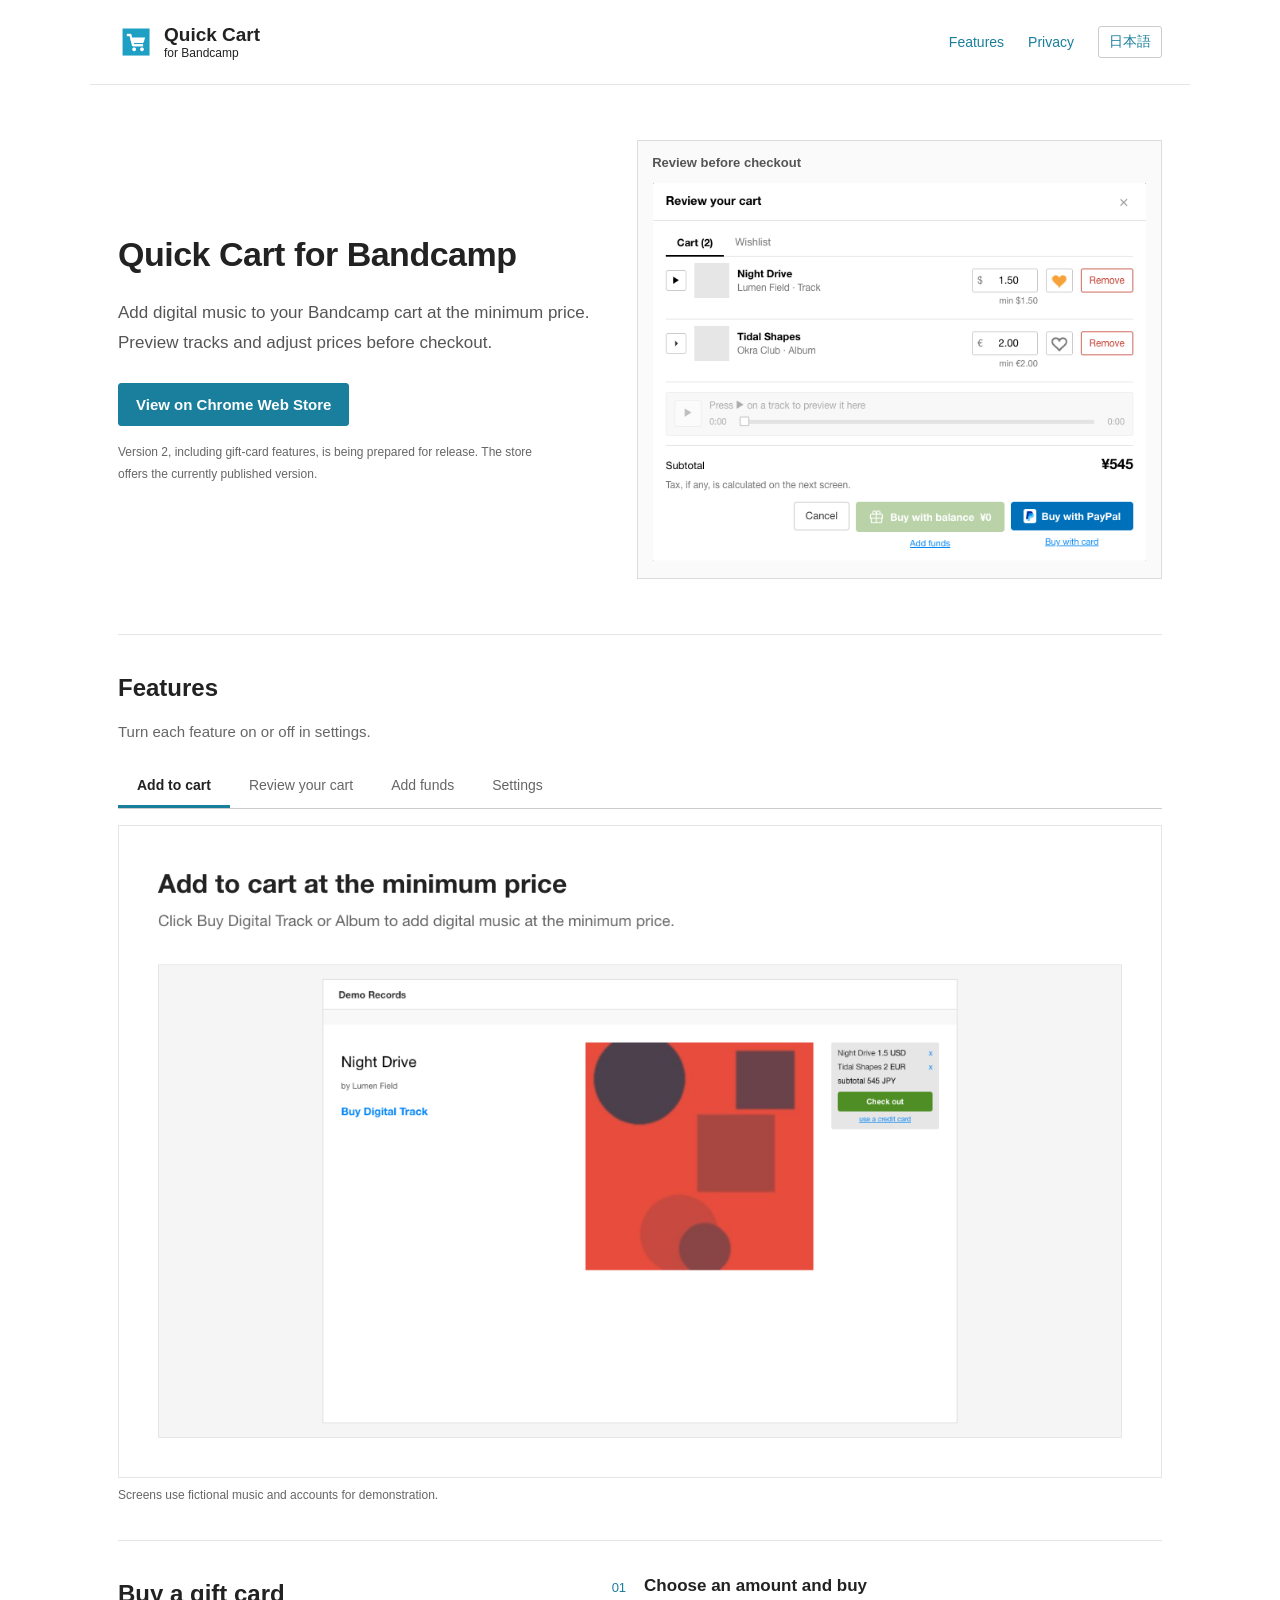
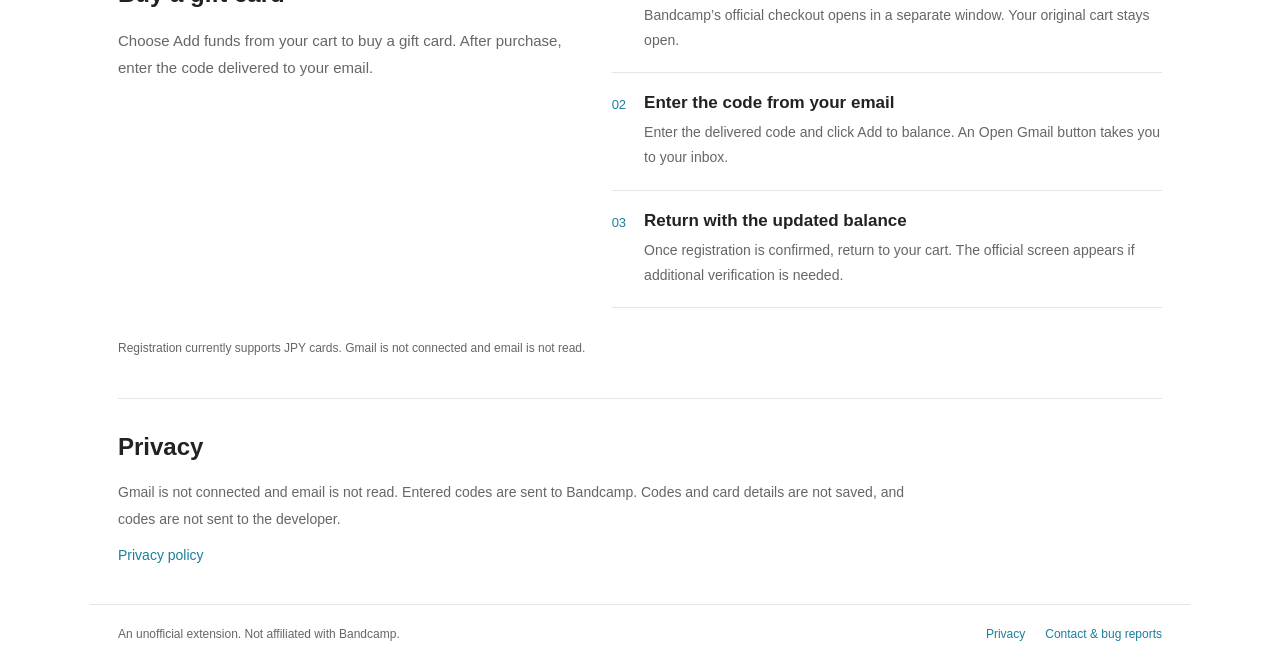
<file: index.html>
<!doctype html>
<html lang="ja"><head><meta charset="utf-8"><meta name="viewport" content="width=device-width,initial-scale=1"><meta name="description" content="Bandcampのデジタル音源を手早く購入。カートの確認・試聴・金額調整、ギフトカードのチャージをひとつの流れで。"><meta name="theme-color" content="#1a7f9c"><title>Quick Cart for Bandcamp</title><link rel="stylesheet" href="style.css"><script src="site.js" defer></script></head>
<body>
<header class="site-header"><a class="brand" href="index.html"><img src="assets/icon.png" alt="" width="36" height="36"><span>Quick Cart <small>for Bandcamp</small></span></a><nav aria-label="Navigation"><a href="#features" data-key="navFeatures">機能</a><a href="privacy.html" data-key="navPrivacy">プライバシー</a><button id="language" type="button" aria-label="Switch language">English</button></nav></header>
<main>
<section class="hero"><div class="hero-copy"><h1 data-key="hero">Quick Cart for Bandcamp</h1><p class="lead" data-key="lead">Bandcampのデジタル音源を最低金額でカートに追加。<br>購入前に試聴や金額の調整ができるChrome拡張です。</p><a class="button" href="https://chromewebstore.google.com/detail/quick-cart-for-bandcamp/okccfikojhhjdhfhepkndpcodpchmdpf" data-key="store">Chromeウェブストアで見る</a><p class="release-note" data-key="release">ギフトカード機能を含むv2は公開準備中です。ストアでは現在公開中のバージョンを入手できます。</p></div><div class="hero-visual"><div class="visual-label"><span class="dot"></span><span data-key="reviewLabel">購入前の確認</span></div><img id="hero-image" src="assets/review-ja.png" width="620" height="480" alt="購入前のカート確認画面"></div></section>
<section class="intro" id="features"><div><h2 data-key="featuresTitle">機能</h2></div><p data-key="featuresDesc">設定から各機能のオン・オフを切り替えられます。</p></section>
<section class="gallery" aria-label="Features"><div class="tabs" role="tablist" aria-label="Features"><button type="button" role="tab" aria-selected="true" data-slide="0" id="tab-0" aria-controls="feature-panel" data-key="tab0">カートに追加</button><button type="button" role="tab" aria-selected="false" data-slide="1" id="tab-1" aria-controls="feature-panel" data-key="tab1">購入前の確認</button><button type="button" role="tab" aria-selected="false" data-slide="2" id="tab-2" aria-controls="feature-panel" data-key="tab2">残高をチャージ</button><button type="button" role="tab" aria-selected="false" data-slide="3" id="tab-3" aria-controls="feature-panel" data-key="tab3">設定</button></div><div id="feature-panel" role="tabpanel" aria-labelledby="tab-0"><img id="feature-image" src="assets/ja/01-minimum.png" width="1280" height="800" alt="ワンクリックでカートに追加"></div><p class="gallery-note" data-key="galleryNote">画面は架空の音源・アカウントを使ったデモです。</p></section>
<section class="gift-section"><div><h2 data-key="giftTitle">ギフトカードの購入</h2><p data-key="giftDesc">カートの「残高をチャージ」から購入できます。購入後は、メールに届いたコードを入力してください。</p></div><ol class="steps"><li><span>01</span><div><h3 data-key="step1Title">金額を選んで購入</h3><p data-key="step1">Bandcamp公式の決済を小窓で開きます。元のカートはそのまま。</p></div></li><li><span>02</span><div><h3 data-key="step2Title">メールのコードを入力</h3><p data-key="step2">届いたコードを入力し、「残高に登録」を押します。Gmailを開くボタンも用意。</p></div></li><li><span>03</span><div><h3 data-key="step3Title">最新の残高でカートへ</h3><p data-key="step3">登録を確認してカートに戻ります。追加の確認が必要な場合は公式画面を表示します。</p></div></li></ol><p class="gift-note" data-key="giftNote">コード登録は現在、円建てに対応。Gmailへの接続やメールの読み取りは行いません。</p></section>
<section class="privacy-card"><div><h2 data-key="privacyTitle">プライバシー</h2><p data-key="privacyDesc">Gmailへの接続やメールの読み取りは行いません。入力したコードはBandcampへ送ります。コードやカード情報を保存したり、コードを開発者へ送ったりしません。</p><a href="privacy.html" data-key="privacyLink">プライバシーポリシー</a></div></section>

</main><footer class="site-footer"><span data-key="unofficial">Bandcampとは提携していない非公式の拡張機能です。</span><div><a href="privacy.html" data-key="navPrivacy">プライバシー</a><a href="https://docs.google.com/forms/d/e/1FAIpQLSdsyMJ8AvkXipRZgExJQ9VeoIY3EHtf088GyBoBJ-MerUEWRg/viewform" data-key="contact">お問い合わせ・バグ報告</a></div></footer>
</body></html>
</file>
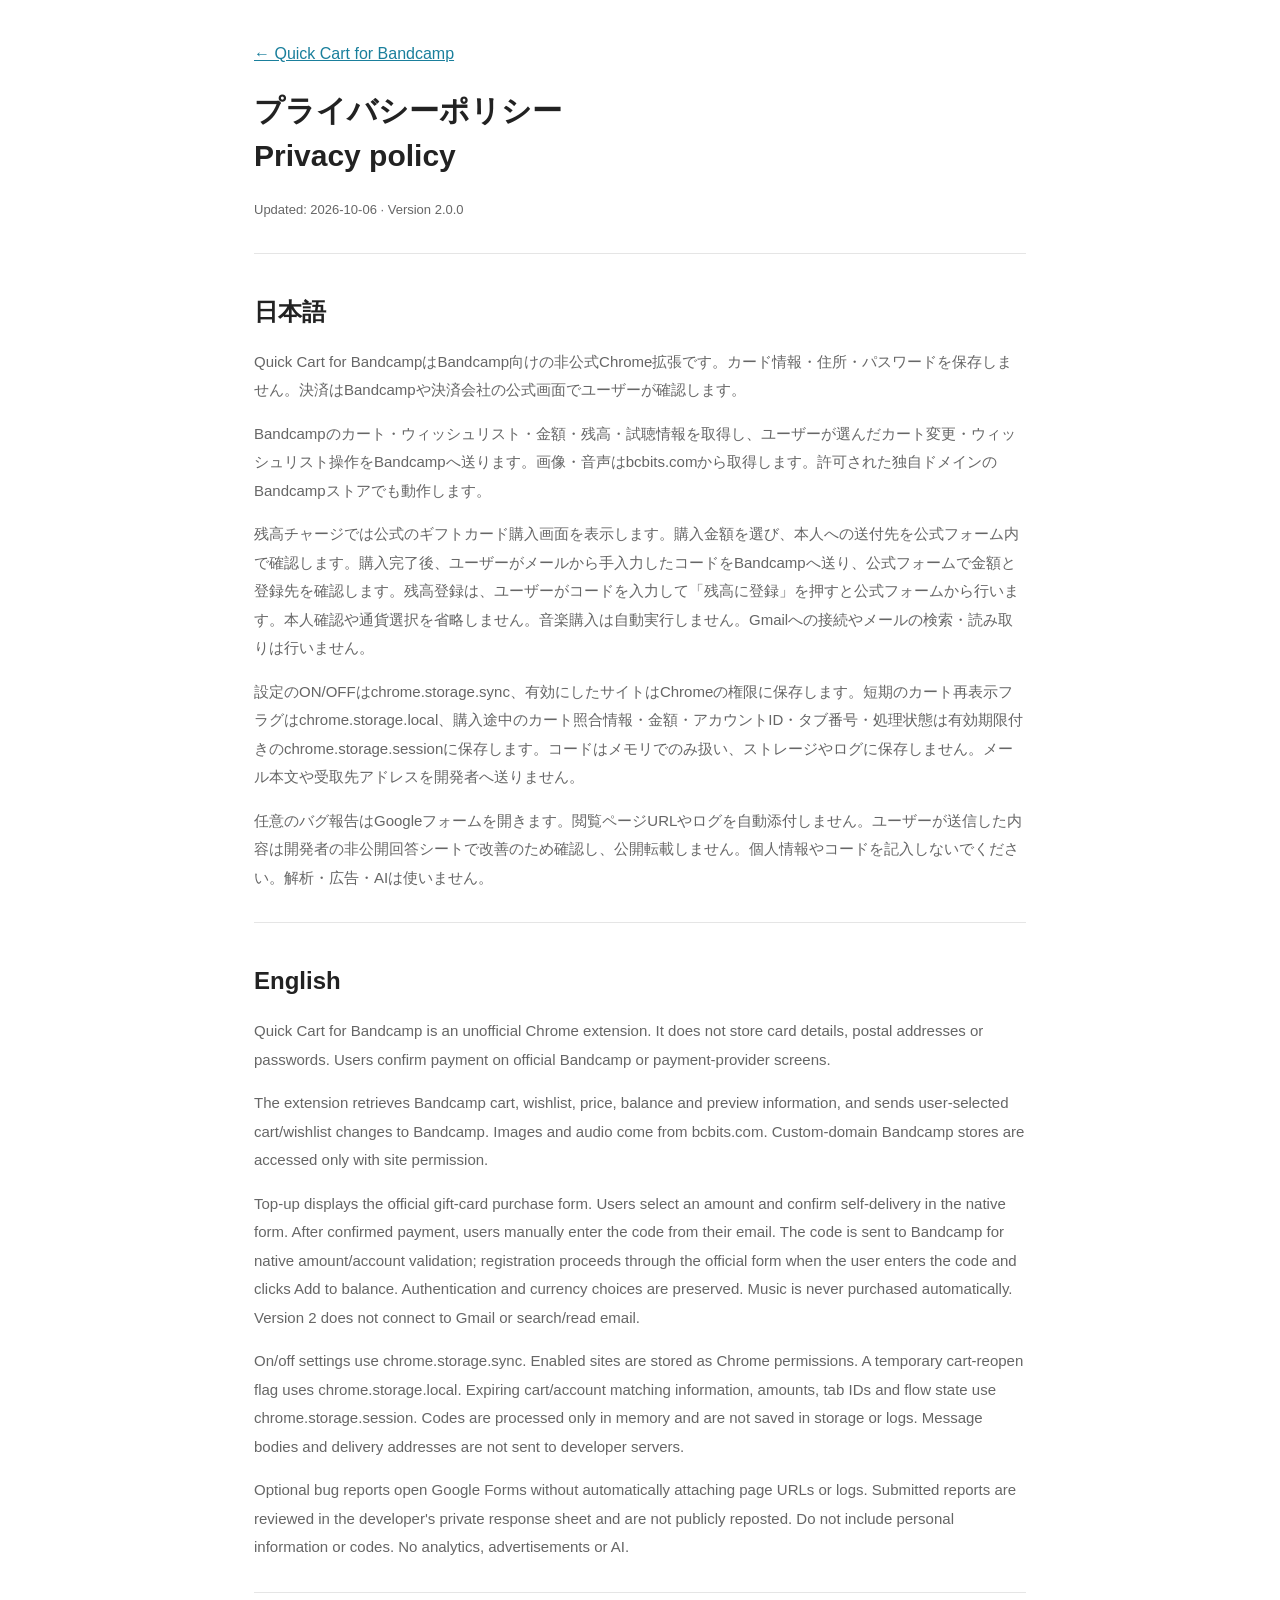
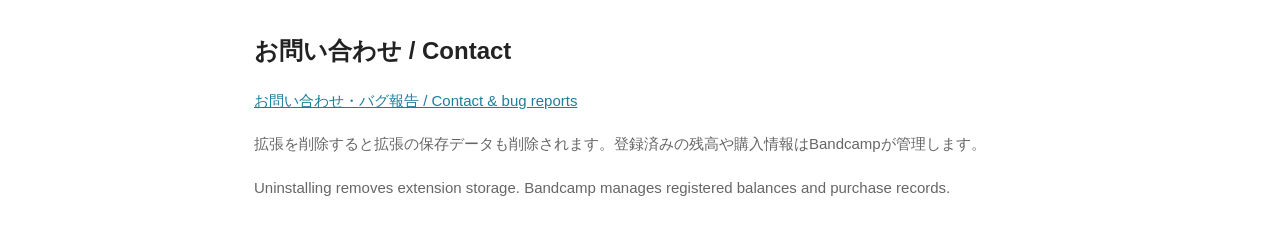
<file: privacy.html>
<!doctype html><html lang="ja"><head><meta charset="utf-8"><meta name="viewport" content="width=device-width,initial-scale=1"><title>Privacy — Quick Cart for Bandcamp</title><link rel="stylesheet" href="style.css"></head><body><main class="policy"><a href="index.html">← Quick Cart for Bandcamp</a><h1>プライバシーポリシー<br>Privacy policy</h1><p class="updated">Updated: 2026-10-06 · Version 2.0.0</p><section lang="ja"><h2>日本語</h2><p>Quick Cart for BandcampはBandcamp向けの非公式Chrome拡張です。カード情報・住所・パスワードを保存しません。決済はBandcampや決済会社の公式画面でユーザーが確認します。</p><p>Bandcampのカート・ウィッシュリスト・金額・残高・試聴情報を取得し、ユーザーが選んだカート変更・ウィッシュリスト操作をBandcampへ送ります。画像・音声はbcbits.comから取得します。許可された独自ドメインのBandcampストアでも動作します。</p><p>残高チャージでは公式のギフトカード購入画面を表示します。購入金額を選び、本人への送付先を公式フォーム内で確認します。購入完了後、ユーザーがメールから手入力したコードをBandcampへ送り、公式フォームで金額と登録先を確認します。残高登録は、ユーザーがコードを入力して「残高に登録」を押すと公式フォームから行います。本人確認や通貨選択を省略しません。音楽購入は自動実行しません。Gmailへの接続やメールの検索・読み取りは行いません。</p><p>設定のON/OFFはchrome.storage.sync、有効にしたサイトはChromeの権限に保存します。短期のカート再表示フラグはchrome.storage.local、購入途中のカート照合情報・金額・アカウントID・タブ番号・処理状態は有効期限付きのchrome.storage.sessionに保存します。コードはメモリでのみ扱い、ストレージやログに保存しません。メール本文や受取先アドレスを開発者へ送りません。</p><p>任意のバグ報告はGoogleフォームを開きます。閲覧ページURLやログを自動添付しません。ユーザーが送信した内容は開発者の非公開回答シートで改善のため確認し、公開転載しません。個人情報やコードを記入しないでください。解析・広告・AIは使いません。</p></section><section lang="en"><h2>English</h2><p>Quick Cart for Bandcamp is an unofficial Chrome extension. It does not store card details, postal addresses or passwords. Users confirm payment on official Bandcamp or payment-provider screens.</p><p>The extension retrieves Bandcamp cart, wishlist, price, balance and preview information, and sends user-selected cart/wishlist changes to Bandcamp. Images and audio come from bcbits.com. Custom-domain Bandcamp stores are accessed only with site permission.</p><p>Top-up displays the official gift-card purchase form. Users select an amount and confirm self-delivery in the native form. After confirmed payment, users manually enter the code from their email. The code is sent to Bandcamp for native amount/account validation; registration proceeds through the official form when the user enters the code and clicks Add to balance. Authentication and currency choices are preserved. Music is never purchased automatically. Version 2 does not connect to Gmail or search/read email.</p><p>On/off settings use chrome.storage.sync. Enabled sites are stored as Chrome permissions. A temporary cart-reopen flag uses chrome.storage.local. Expiring cart/account matching information, amounts, tab IDs and flow state use chrome.storage.session. Codes are processed only in memory and are not saved in storage or logs. Message bodies and delivery addresses are not sent to developer servers.</p><p>Optional bug reports open Google Forms without automatically attaching page URLs or logs. Submitted reports are reviewed in the developer&#x27;s private response sheet and are not publicly reposted. Do not include personal information or codes. No analytics, advertisements or AI.</p></section><section><h2>お問い合わせ / Contact</h2><p><a href="https://docs.google.com/forms/d/e/1FAIpQLSdsyMJ8AvkXipRZgExJQ9VeoIY3EHtf088GyBoBJ-MerUEWRg/viewform">お問い合わせ・バグ報告 / Contact &amp; bug reports</a></p><p>拡張を削除すると拡張の保存データも削除されます。登録済みの残高や購入情報はBandcampが管理します。</p><p>Uninstalling removes extension storage. Bandcamp manages registered balances and purchase records.</p></section></main></body></html>
</file>
<file: style.css>
:root{--ink:#222;--muted:#666;--accent:#1a7f9c;--line:#e5e5e5;font-family:"Helvetica Neue",Helvetica,Arial,"Hiragino Sans",sans-serif;color:var(--ink);background:#fff}*{box-sizing:border-box}body{margin:0}a{color:var(--accent);text-decoration:none}a:hover{text-decoration:underline}button{font:inherit;cursor:pointer}a:focus-visible,button:focus-visible{outline:2px solid var(--accent);outline-offset:4px}.site-header,.site-footer,main{max-width:1100px;margin:auto}.site-header{padding:24px 28px;display:flex;justify-content:space-between;align-items:center;border-bottom:1px solid var(--line);gap:20px}.brand{display:flex;align-items:center;gap:10px;color:#222;font-weight:600;font-size:19px}.brand small{display:block;font-size:12px;font-weight:400}.site-header nav{display:flex;gap:24px;align-items:center;font-size:14px}.site-header button{border:1px solid #ccc;background:white;color:var(--accent);padding:6px 10px;border-radius:3px}main{padding:0 28px}.hero{display:grid;grid-template-columns:1fr 1.1fr;gap:42px;align-items:center;padding:55px 0}.hero h1{font-size:34px;line-height:1.25;margin:0 0 22px;font-weight:600;letter-spacing:-.5px}.lead{font-size:17px;line-height:1.8;color:#555;margin:0 0 24px}.button{display:inline-block;background:var(--accent);color:white;font-size:15px;font-weight:600;padding:12px 17px;border:1px solid var(--accent);border-radius:3px}.button:hover{background:#176e86;text-decoration:none}.release-note{font-size:12px;line-height:1.8;color:var(--muted);margin:16px 0 0;max-width:420px}.hero-visual{border:1px solid #ddd;background:#fafafa;padding:14px}.hero-visual img{display:block;width:100%;height:auto;border:1px solid #ddd;background:white}.visual-label{font-size:13px;font-weight:600;color:#555;margin:0 0 10px}.intro{border-top:1px solid var(--line);padding-top:35px;margin-bottom:20px}h2{font-size:24px;line-height:1.5;font-weight:600;margin:0 0 12px}.intro p{font-size:15px;color:var(--muted);line-height:1.8;margin:0}.tabs{display:flex;gap:0;border-bottom:1px solid #ccc;margin-bottom:16px;flex-wrap:wrap}.tabs button{color:#666;background:white;border:0;border-bottom:3px solid transparent;padding:12px 19px;font-size:14px}.tabs button[aria-selected=true]{color:#222;border-bottom-color:var(--accent);font-weight:600}#feature-panel{border:1px solid var(--line);background:white}#feature-image{display:block;width:100%;height:auto}.gallery-note{font-size:12px;color:var(--muted);margin:10px 0}.gift-section{border-top:1px solid var(--line);display:grid;grid-template-columns:1fr 1.2fr;gap:35px;margin-top:38px;padding:35px 0}.gift-section>div>p{font-size:15px;color:var(--muted);line-height:1.8}.steps{list-style:none;margin:0;padding:0}.steps li{display:flex;gap:18px;border-bottom:1px solid var(--line);padding:0 0 19px;margin-bottom:20px}.steps li>span{font-size:13px;color:var(--accent);padding-top:4px}.steps h3{font-size:17px;font-weight:600;margin:0 0 7px}.steps p{font-size:14px;color:var(--muted);line-height:1.8;margin:0}.gift-note{grid-column:1/-1;font-size:12px;color:var(--muted);line-height:1.8;margin:-25px 0 0}.privacy-card{border-top:1px solid var(--line);padding:30px 0 40px}.privacy-card p{font-size:14px;color:var(--muted);line-height:1.9;max-width:790px}.privacy-card a{font-size:14px}.site-footer{border-top:1px solid var(--line);padding:22px 28px;display:flex;justify-content:space-between;font-size:12px;color:var(--muted);gap:20px}.site-footer div{display:flex;gap:20px}.policy{max-width:820px;margin:45px auto;padding:0 24px}.policy h1{font-size:30px;line-height:1.5;margin-top:25px}.policy h2{font-size:24px;margin:30px 0 18px}.policy p{line-height:1.9;color:var(--muted);font-size:15px}.policy a{text-decoration:underline}.policy .updated{font-size:13px}.policy section{border-top:1px solid var(--line);margin-top:30px;padding-top:10px}@media(max-width:720px){.site-header{padding:18px 20px}.brand{font-size:17px}.brand img{width:30px;height:30px}.site-header nav{gap:12px}.site-header nav>a{display:none}main{padding:0 20px}.hero{grid-template-columns:1fr;gap:26px;padding:35px 0}.hero h1{font-size:29px}.lead{font-size:16px}.hero-visual{padding:10px}.intro{padding-top:25px}.tabs button{padding:10px;font-size:12px}.gift-section{grid-template-columns:1fr;gap:18px;margin-top:28px;padding:25px 0}.gift-note{grid-column:auto;margin:0}.privacy-card{padding:25px 0}.site-footer{padding:20px;flex-direction:column;gap:14px}.policy{margin-top:28px}.policy h1{font-size:26px}}

/* Hide the one-pixel surrounding page edge in modal captures. */
#hero-image{clip-path:inset(3px 1px)}
</file>
